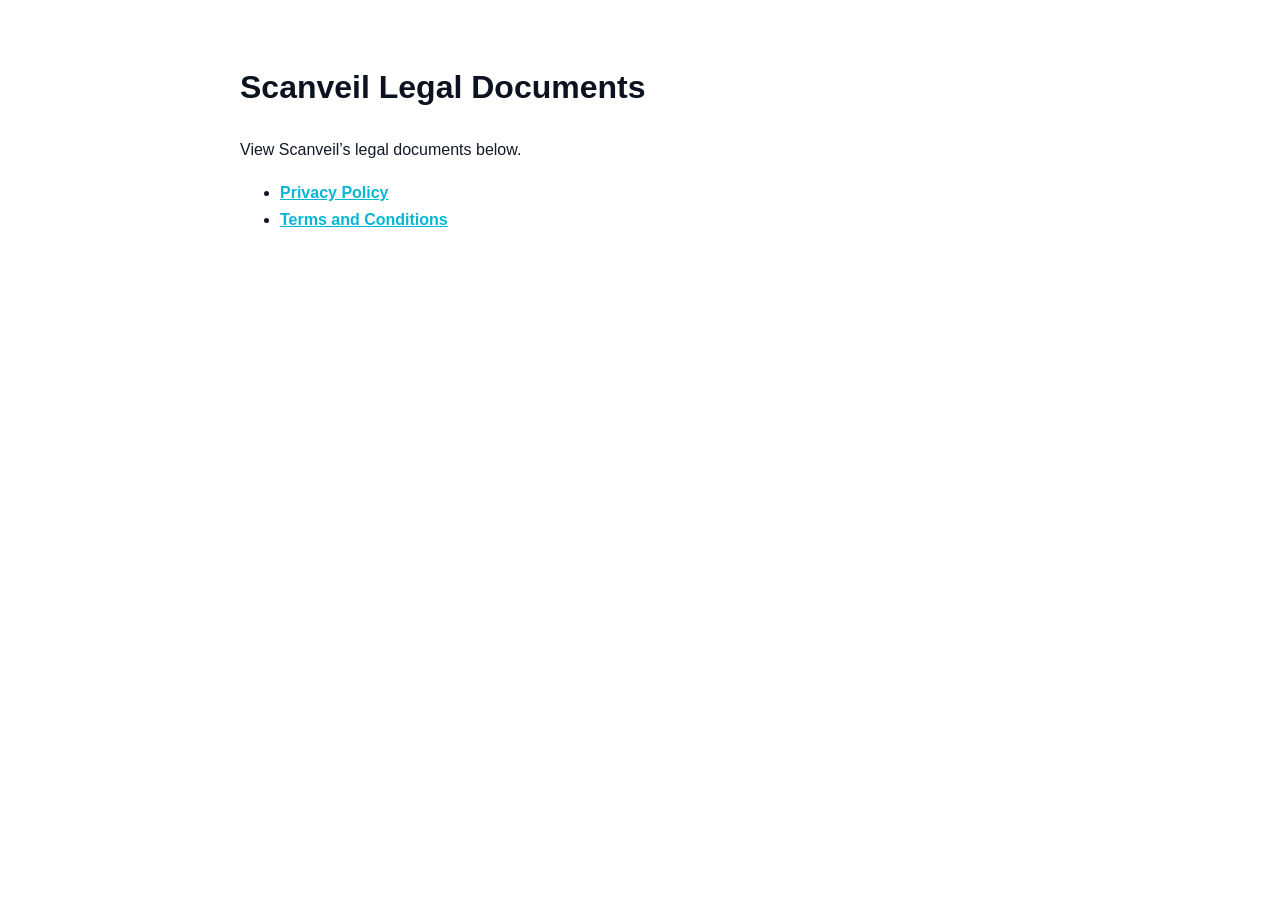
<file: index.html>
<!DOCTYPE html>
<html lang="en">
<head>
  <meta charset="UTF-8" />
  <meta name="viewport" content="width=device-width, initial-scale=1.0" />
  <title>Scanveil Legal</title>
  <style>
    body {
      font-family: Arial, sans-serif;
      max-width: 800px;
      margin: 60px auto;
      padding: 0 20px;
      line-height: 1.7;
      color: #111827;
    }

    h1 {
      color: #0B1220;
    }

    a {
      color: #06B6D4;
      font-weight: 600;
    }
  </style>
</head>
<body>
  <h1>Scanveil Legal Documents</h1>

  <p>
    View Scanveil’s legal documents below.
  </p>

  <ul>
    <li><a href="privacy-policy.html">Privacy Policy</a></li>
    <li><a href="terms-and-conditions.html">Terms and Conditions</a></li>
  </ul>
</body>
</html>
</file>
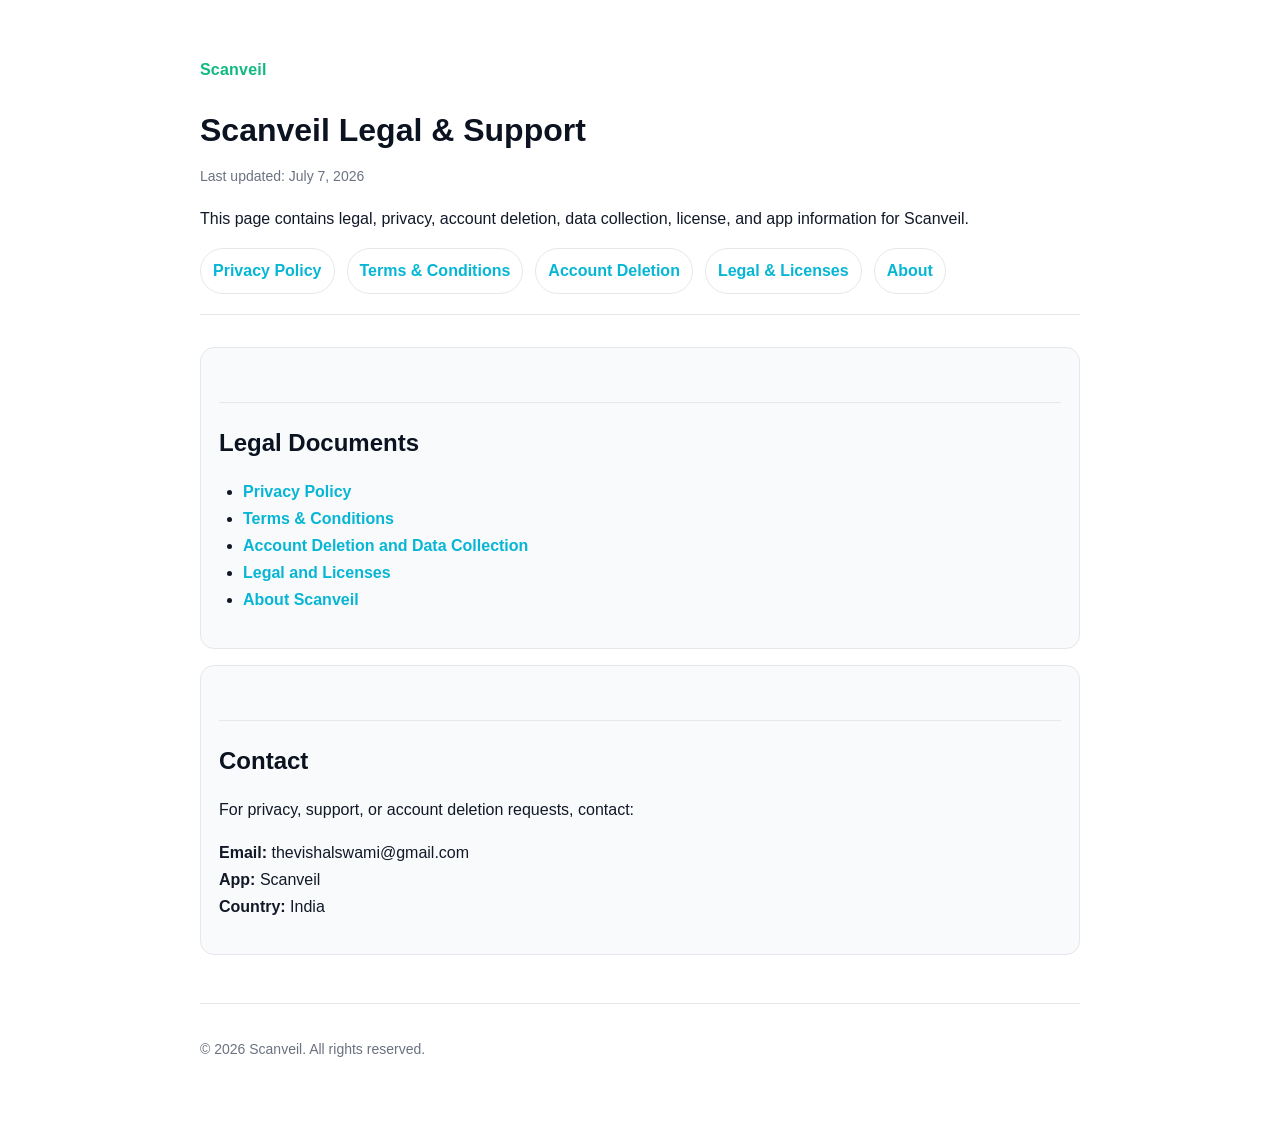
<file: docs/index.html>
<!DOCTYPE html>
<html lang="en">
<head>
  <meta charset="UTF-8" />
  <meta name="viewport" content="width=device-width, initial-scale=1.0" />
  <title>Scanveil Legal</title>
  <link rel="stylesheet" href="assets/styles.css" />
</head>
<body>
  <main class="container">
    <section class="header">
      <p class="brand">Scanveil</p>
      <h1>Scanveil Legal & Support</h1>
      <p class="updated">Last updated: July 7, 2026</p>
      <p>
        This page contains legal, privacy, account deletion, data collection,
        license, and app information for Scanveil.
      </p>

      <nav class="nav">
        <a href="privacy-policy.html">Privacy Policy</a>
        <a href="terms-and-conditions.html">Terms & Conditions</a>
        <a href="account-deletion.html">Account Deletion</a>
        <a href="legal-and-licenses.html">Legal & Licenses</a>
        <a href="about.html">About</a>
      </nav>
    </section>

    <section class="card">
      <h2>Legal Documents</h2>
      <ul>
        <li><a href="privacy-policy.html">Privacy Policy</a></li>
        <li><a href="terms-and-conditions.html">Terms & Conditions</a></li>
        <li><a href="account-deletion.html">Account Deletion and Data Collection</a></li>
        <li><a href="legal-and-licenses.html">Legal and Licenses</a></li>
        <li><a href="about.html">About Scanveil</a></li>
      </ul>
    </section>

    <section class="card">
      <h2>Contact</h2>
      <p>
        For privacy, support, or account deletion requests, contact:
      </p>
      <p>
        <strong>Email:</strong> thevishalswami@gmail.com<br />
        <strong>App:</strong> Scanveil<br />
        <strong>Country:</strong> India
      </p>
    </section>

    <footer class="footer">
      <p>&copy; 2026 Scanveil. All rights reserved.</p>
    </footer>
  </main>
</body>
</html>
</file>
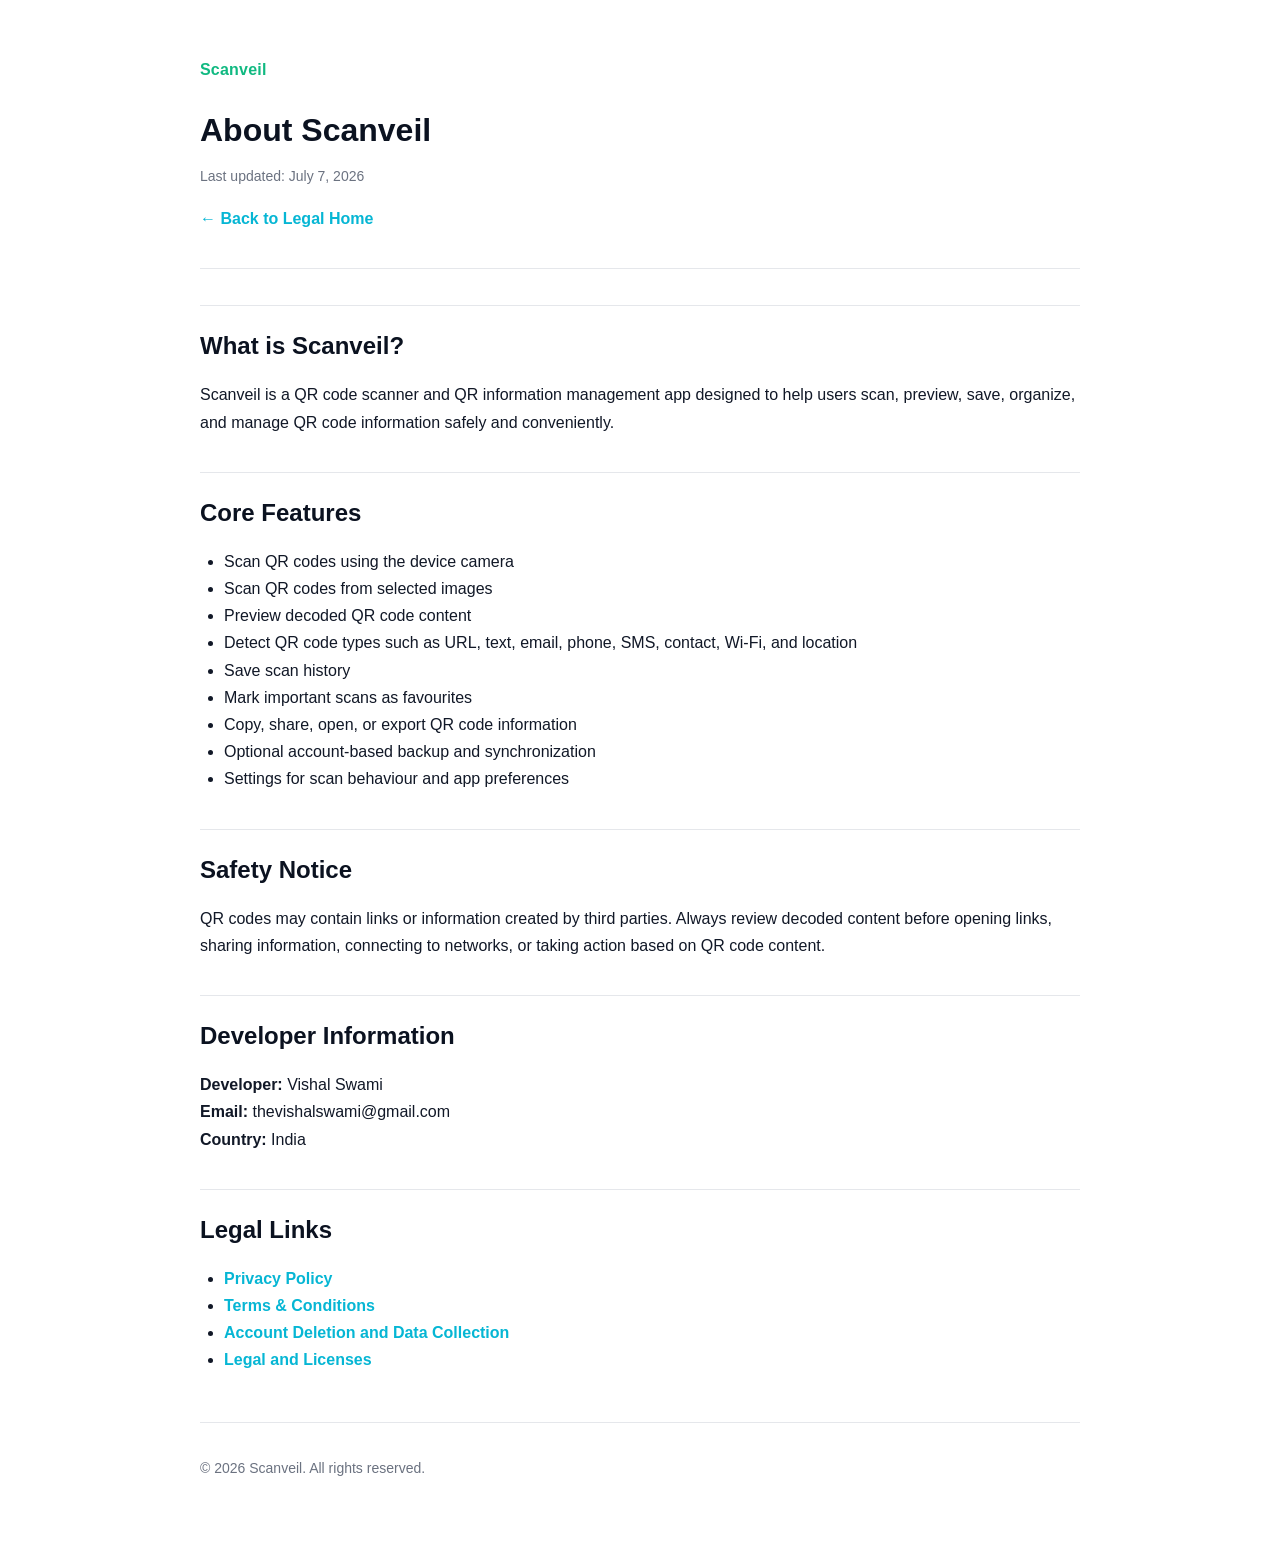
<file: docs/about.html>
<!DOCTYPE html>
<html lang="en">
<head>
  <meta charset="UTF-8" />
  <meta name="viewport" content="width=device-width, initial-scale=1.0" />
  <title>About Scanveil</title>
  <link rel="stylesheet" href="assets/styles.css" />
</head>
<body>
  <main class="container">
    <section class="header">
      <p class="brand">Scanveil</p>
      <h1>About Scanveil</h1>
      <p class="updated">
        Last updated: July 7, 2026
      </p>
      <p><a href="index.html">← Back to Legal Home</a></p>
    </section>

    <h2>What is Scanveil?</h2>
    <p>
      Scanveil is a QR code scanner and QR information management app designed to help
      users scan, preview, save, organize, and manage QR code information safely and
      conveniently.
    </p>

    <h2>Core Features</h2>
    <ul>
      <li>Scan QR codes using the device camera</li>
      <li>Scan QR codes from selected images</li>
      <li>Preview decoded QR code content</li>
      <li>Detect QR code types such as URL, text, email, phone, SMS, contact, Wi-Fi, and location</li>
      <li>Save scan history</li>
      <li>Mark important scans as favourites</li>
      <li>Copy, share, open, or export QR code information</li>
      <li>Optional account-based backup and synchronization</li>
      <li>Settings for scan behaviour and app preferences</li>
    </ul>

    <h2>Safety Notice</h2>
    <p>
      QR codes may contain links or information created by third parties. Always review
      decoded content before opening links, sharing information, connecting to networks,
      or taking action based on QR code content.
    </p>

    <h2>Developer Information</h2>
    <p>
      <strong>Developer:</strong> Vishal Swami<br />
      <strong>Email:</strong> thevishalswami@gmail.com<br />
      <strong>Country:</strong> India
    </p>

    <h2>Legal Links</h2>
    <ul>
      <li><a href="privacy-policy.html">Privacy Policy</a></li>
      <li><a href="terms-and-conditions.html">Terms & Conditions</a></li>
      <li><a href="account-deletion.html">Account Deletion and Data Collection</a></li>
      <li><a href="legal-and-licenses.html">Legal and Licenses</a></li>
    </ul>

    <footer class="footer">
      <p>&copy; 2026 Scanveil. All rights reserved.</p>
    </footer>
  </main>
</body>
</html>
</file>
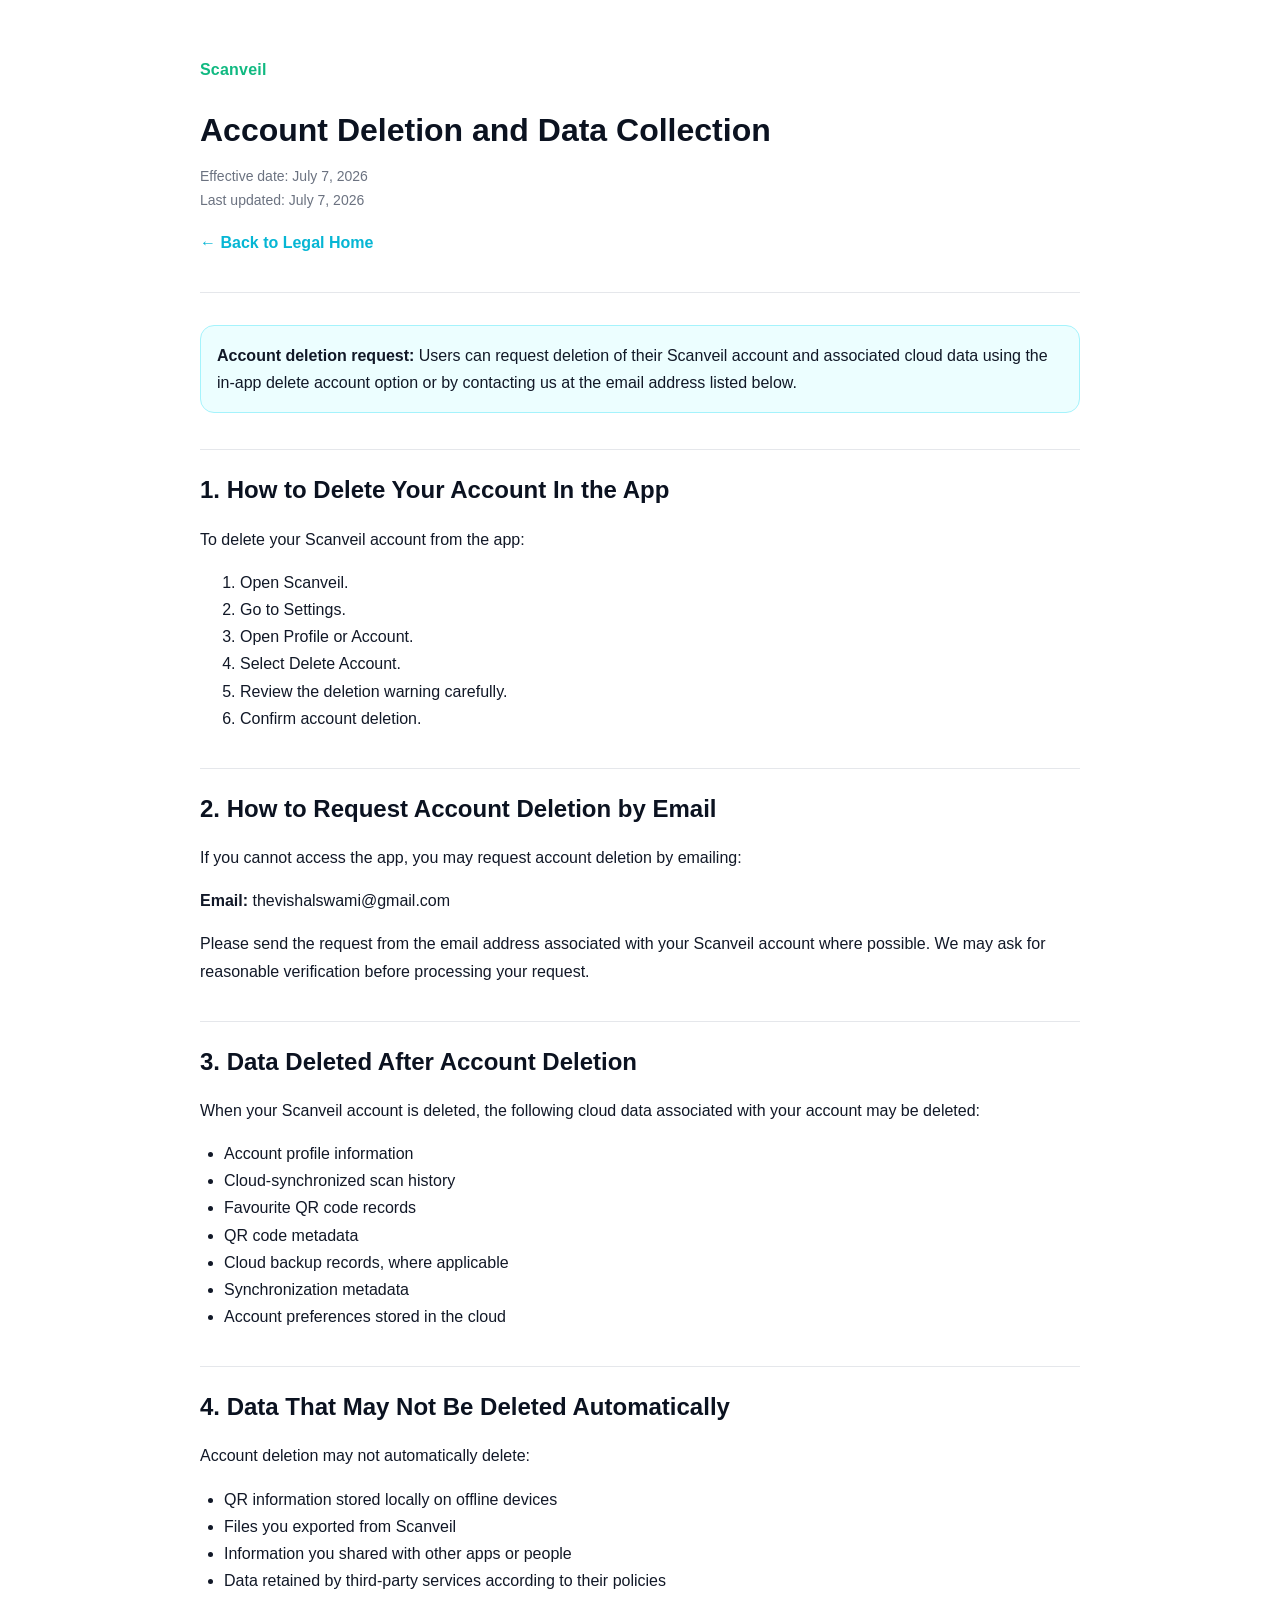
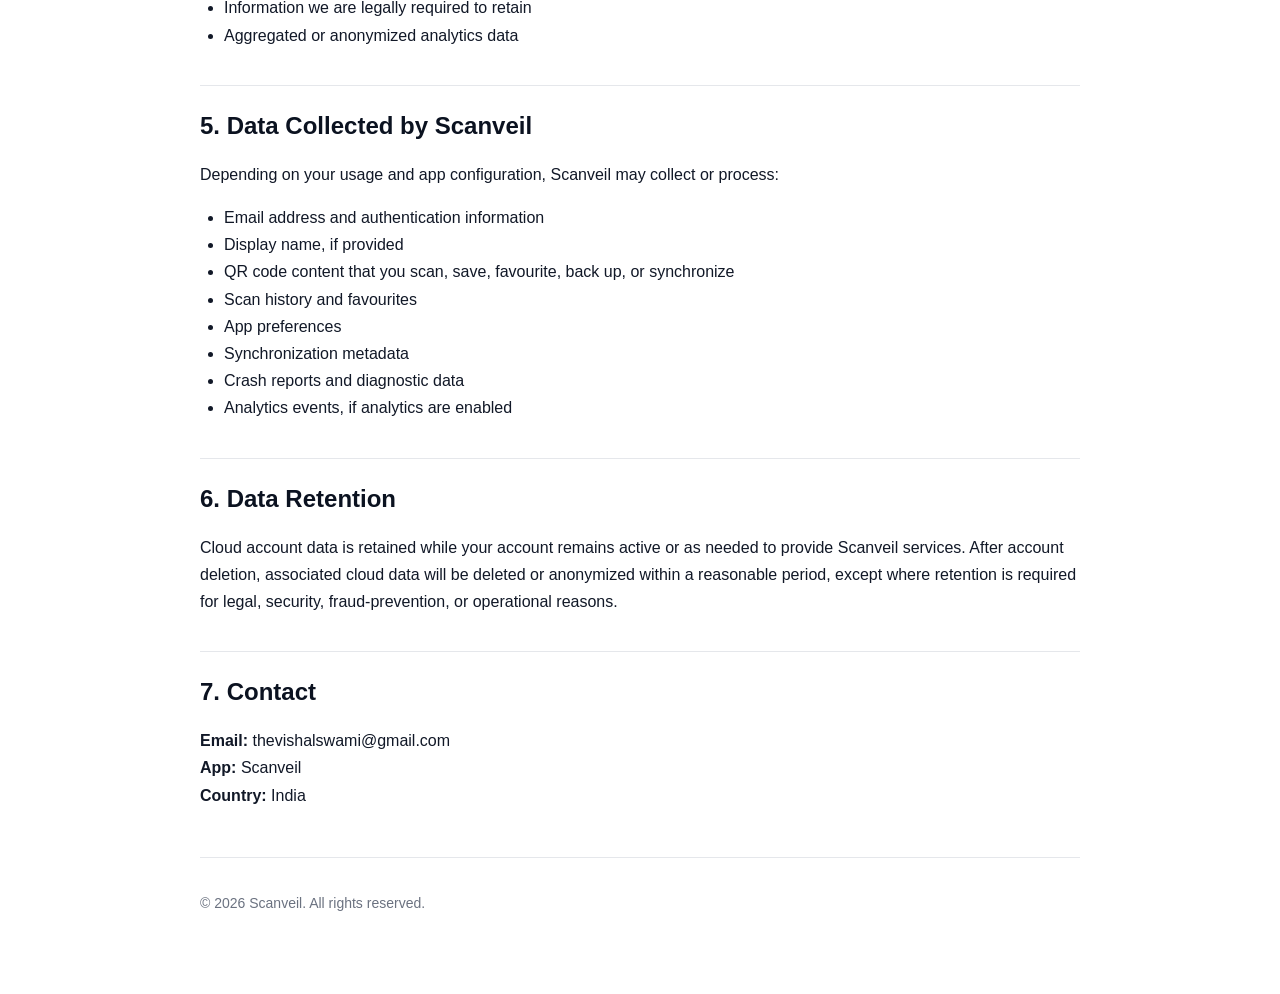
<file: docs/account-deletion.html>
<!DOCTYPE html>
<html lang="en">
<head>
  <meta charset="UTF-8" />
  <meta name="viewport" content="width=device-width, initial-scale=1.0" />
  <title>Scanveil Account Deletion and Data Collection</title>
  <link rel="stylesheet" href="assets/styles.css" />
</head>
<body>
  <main class="container">
    <section class="header">
      <p class="brand">Scanveil</p>
      <h1>Account Deletion and Data Collection</h1>
      <p class="updated">
        Effective date: July 7, 2026<br />
        Last updated: July 7, 2026
      </p>
      <p><a href="index.html">← Back to Legal Home</a></p>
    </section>

    <section class="notice">
      <strong>Account deletion request:</strong>
      Users can request deletion of their Scanveil account and associated cloud data
      using the in-app delete account option or by contacting us at the email address
      listed below.
    </section>

    <h2>1. How to Delete Your Account In the App</h2>
    <p>
      To delete your Scanveil account from the app:
    </p>
    <ol>
      <li>Open Scanveil.</li>
      <li>Go to Settings.</li>
      <li>Open Profile or Account.</li>
      <li>Select Delete Account.</li>
      <li>Review the deletion warning carefully.</li>
      <li>Confirm account deletion.</li>
    </ol>

    <h2>2. How to Request Account Deletion by Email</h2>
    <p>
      If you cannot access the app, you may request account deletion by emailing:
    </p>
    <p>
      <strong>Email:</strong> thevishalswami@gmail.com
    </p>
    <p>
      Please send the request from the email address associated with your Scanveil
      account where possible. We may ask for reasonable verification before processing
      your request.
    </p>

    <h2>3. Data Deleted After Account Deletion</h2>
    <p>
      When your Scanveil account is deleted, the following cloud data associated with
      your account may be deleted:
    </p>
    <ul>
      <li>Account profile information</li>
      <li>Cloud-synchronized scan history</li>
      <li>Favourite QR code records</li>
      <li>QR code metadata</li>
      <li>Cloud backup records, where applicable</li>
      <li>Synchronization metadata</li>
      <li>Account preferences stored in the cloud</li>
    </ul>

    <h2>4. Data That May Not Be Deleted Automatically</h2>
    <p>
      Account deletion may not automatically delete:
    </p>
    <ul>
      <li>QR information stored locally on offline devices</li>
      <li>Files you exported from Scanveil</li>
      <li>Information you shared with other apps or people</li>
      <li>Data retained by third-party services according to their policies</li>
      <li>Information we are legally required to retain</li>
      <li>Aggregated or anonymized analytics data</li>
    </ul>

    <h2>5. Data Collected by Scanveil</h2>
    <p>
      Depending on your usage and app configuration, Scanveil may collect or process:
    </p>
    <ul>
      <li>Email address and authentication information</li>
      <li>Display name, if provided</li>
      <li>QR code content that you scan, save, favourite, back up, or synchronize</li>
      <li>Scan history and favourites</li>
      <li>App preferences</li>
      <li>Synchronization metadata</li>
      <li>Crash reports and diagnostic data</li>
      <li>Analytics events, if analytics are enabled</li>
    </ul>

    <h2>6. Data Retention</h2>
    <p>
      Cloud account data is retained while your account remains active or as needed
      to provide Scanveil services. After account deletion, associated cloud data will
      be deleted or anonymized within a reasonable period, except where retention is
      required for legal, security, fraud-prevention, or operational reasons.
    </p>

    <h2>7. Contact</h2>
    <p>
      <strong>Email:</strong> thevishalswami@gmail.com<br />
      <strong>App:</strong> Scanveil<br />
      <strong>Country:</strong> India
    </p>

    <footer class="footer">
      <p>&copy; 2026 Scanveil. All rights reserved.</p>
    </footer>
  </main>
</body>
</html>
</file>
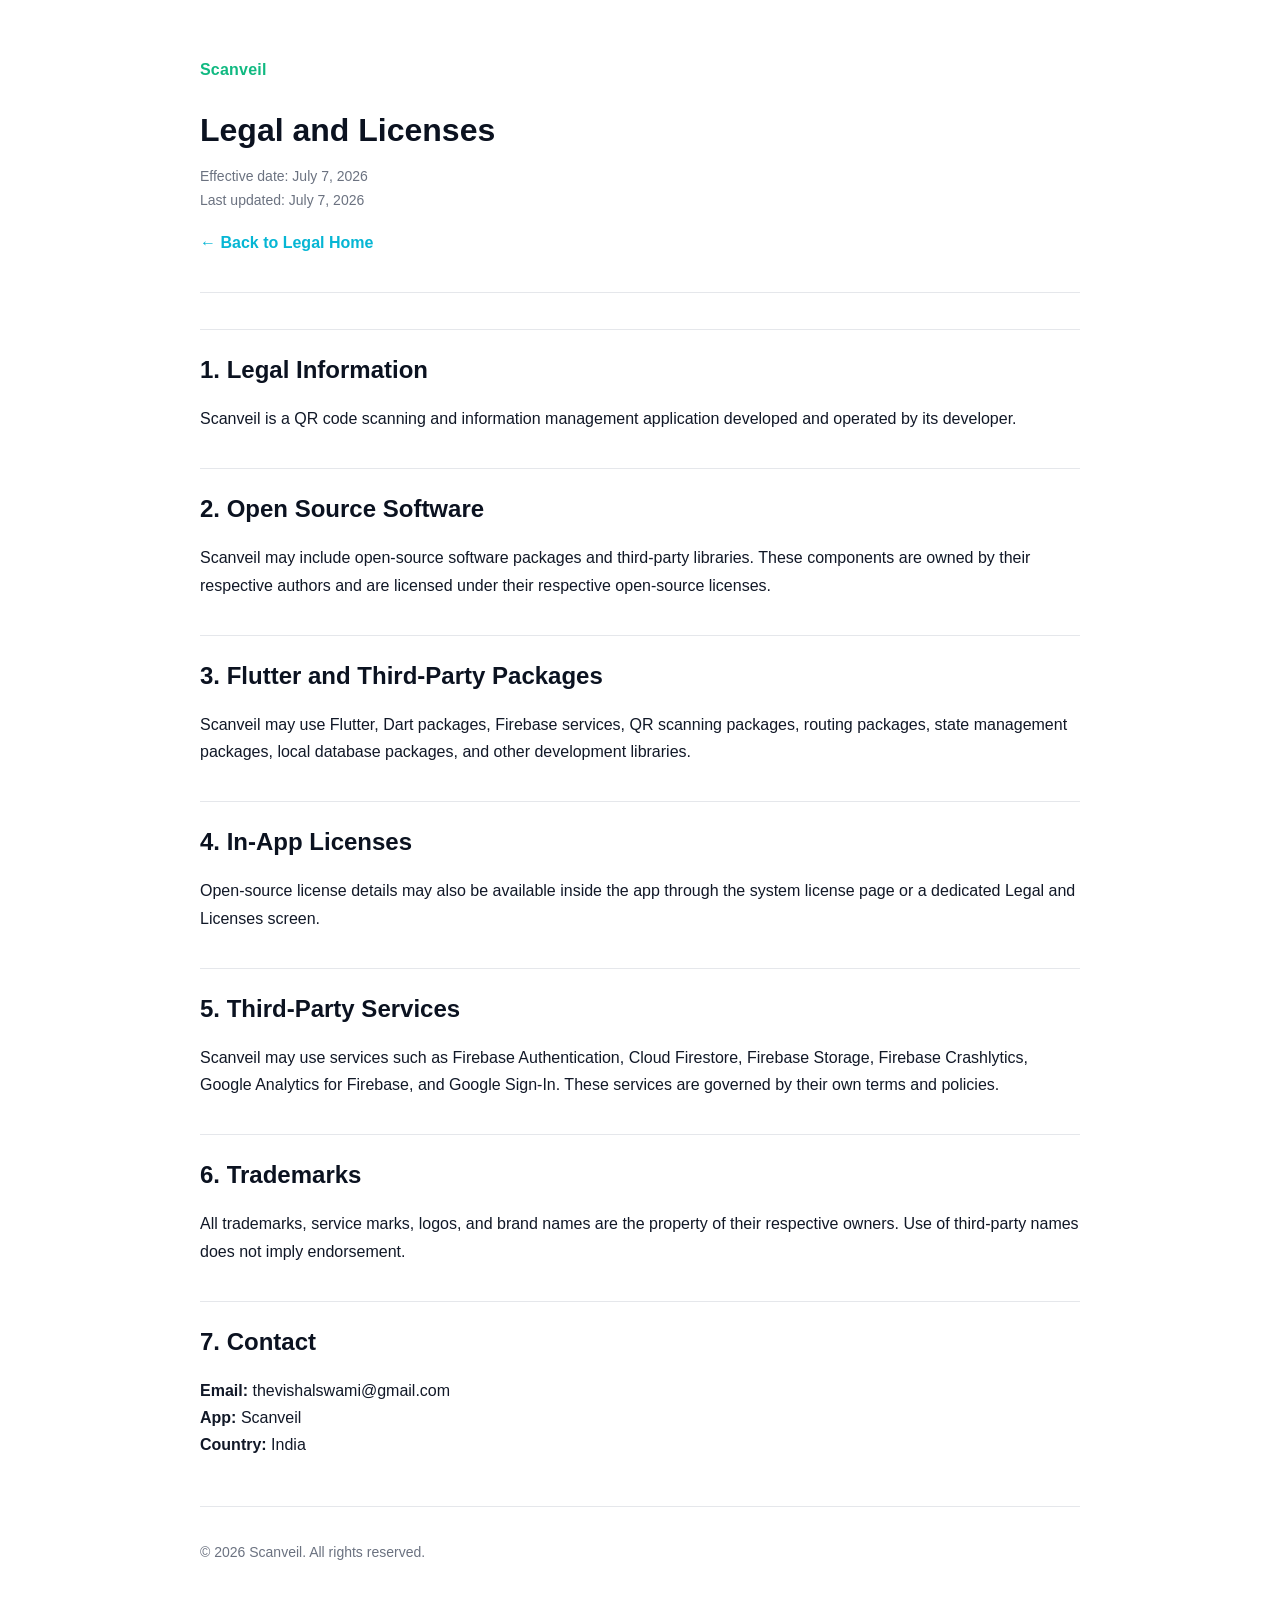
<file: docs/legal-and-licenses.html>
<!DOCTYPE html>
<html lang="en">
<head>
  <meta charset="UTF-8" />
  <meta name="viewport" content="width=device-width, initial-scale=1.0" />
  <title>Scanveil Legal and Licenses</title>
  <link rel="stylesheet" href="assets/styles.css" />
</head>
<body>
  <main class="container">
    <section class="header">
      <p class="brand">Scanveil</p>
      <h1>Legal and Licenses</h1>
      <p class="updated">
        Effective date: July 7, 2026<br />
        Last updated: July 7, 2026
      </p>
      <p><a href="index.html">← Back to Legal Home</a></p>
    </section>

    <h2>1. Legal Information</h2>
    <p>
      Scanveil is a QR code scanning and information management application developed
      and operated by its developer.
    </p>

    <h2>2. Open Source Software</h2>
    <p>
      Scanveil may include open-source software packages and third-party libraries.
      These components are owned by their respective authors and are licensed under
      their respective open-source licenses.
    </p>

    <h2>3. Flutter and Third-Party Packages</h2>
    <p>
      Scanveil may use Flutter, Dart packages, Firebase services, QR scanning packages,
      routing packages, state management packages, local database packages, and other
      development libraries.
    </p>

    <h2>4. In-App Licenses</h2>
    <p>
      Open-source license details may also be available inside the app through the
      system license page or a dedicated Legal and Licenses screen.
    </p>

    <h2>5. Third-Party Services</h2>
    <p>
      Scanveil may use services such as Firebase Authentication, Cloud Firestore,
      Firebase Storage, Firebase Crashlytics, Google Analytics for Firebase, and
      Google Sign-In. These services are governed by their own terms and policies.
    </p>

    <h2>6. Trademarks</h2>
    <p>
      All trademarks, service marks, logos, and brand names are the property of their
      respective owners. Use of third-party names does not imply endorsement.
    </p>

    <h2>7. Contact</h2>
    <p>
      <strong>Email:</strong> thevishalswami@gmail.com<br />
      <strong>App:</strong> Scanveil<br />
      <strong>Country:</strong> India
    </p>

    <footer class="footer">
      <p>&copy; 2026 Scanveil. All rights reserved.</p>
    </footer>
  </main>
</body>
</html>
</file>
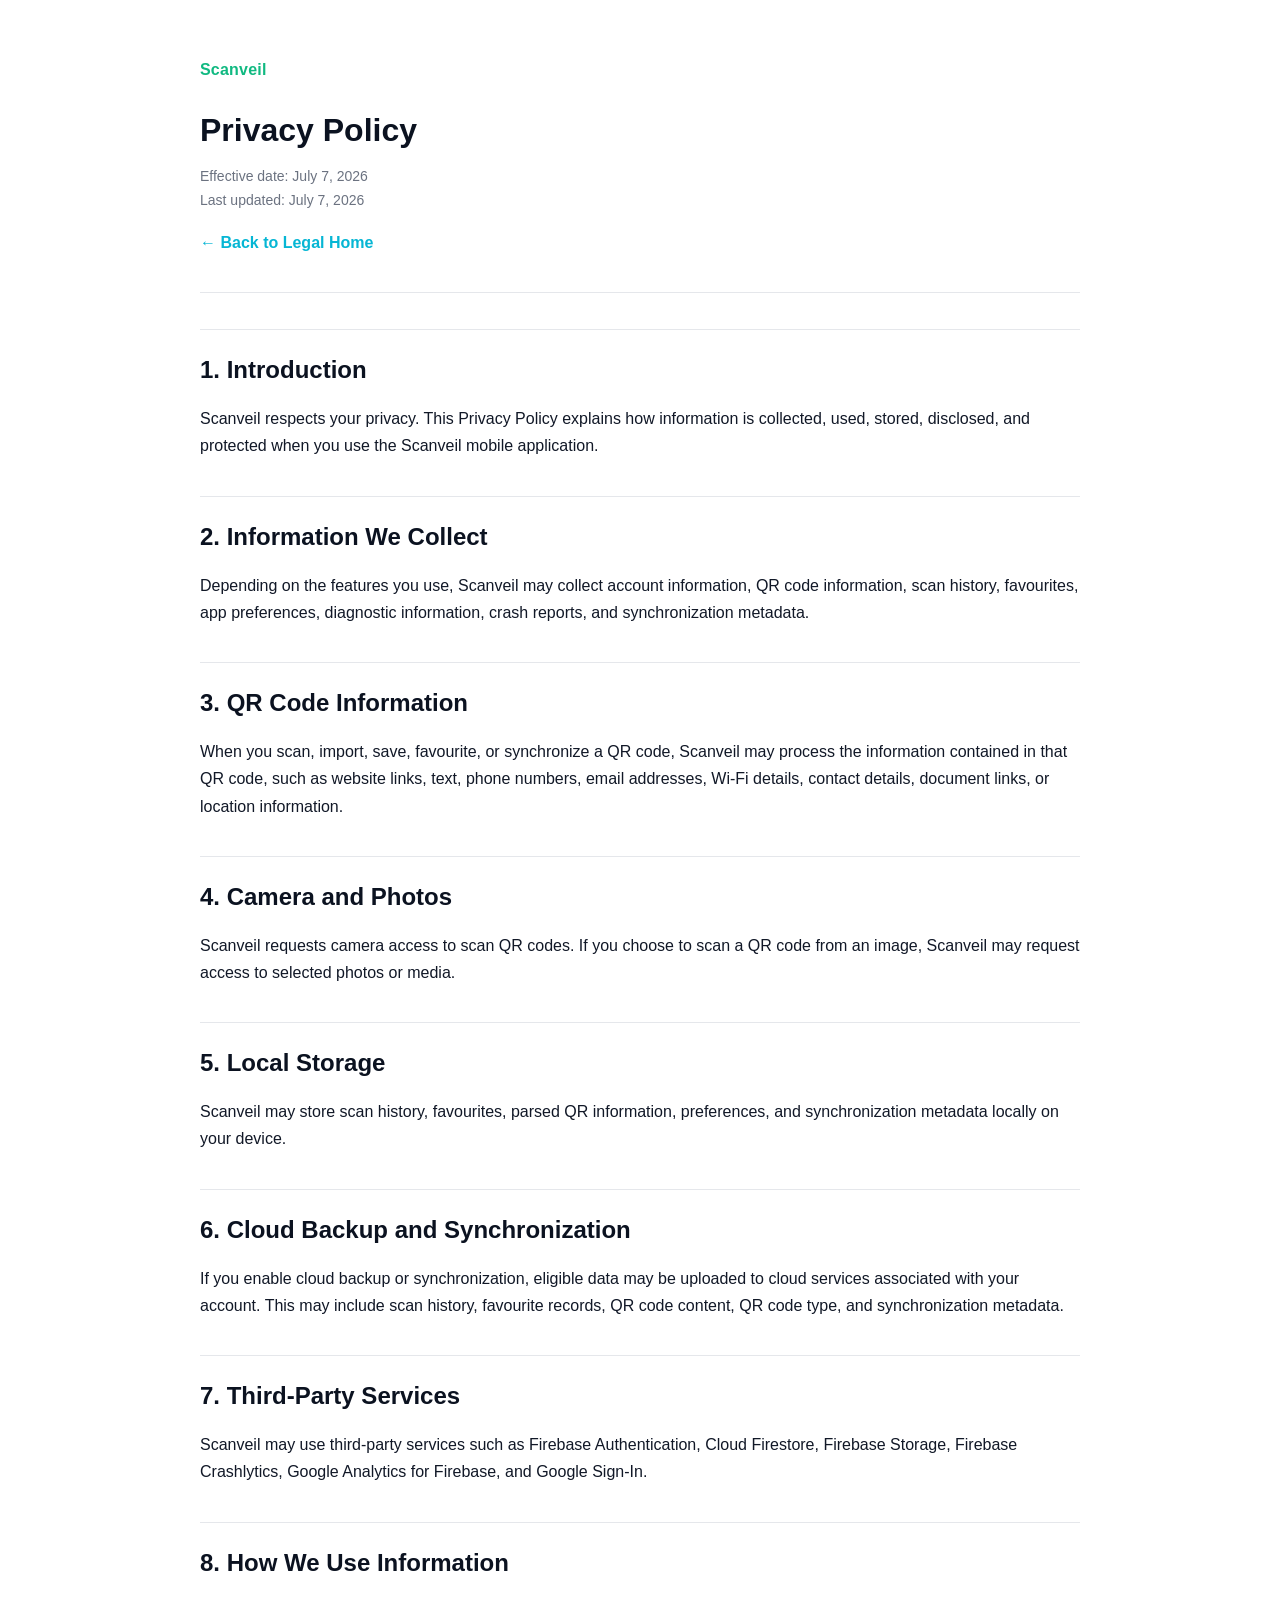
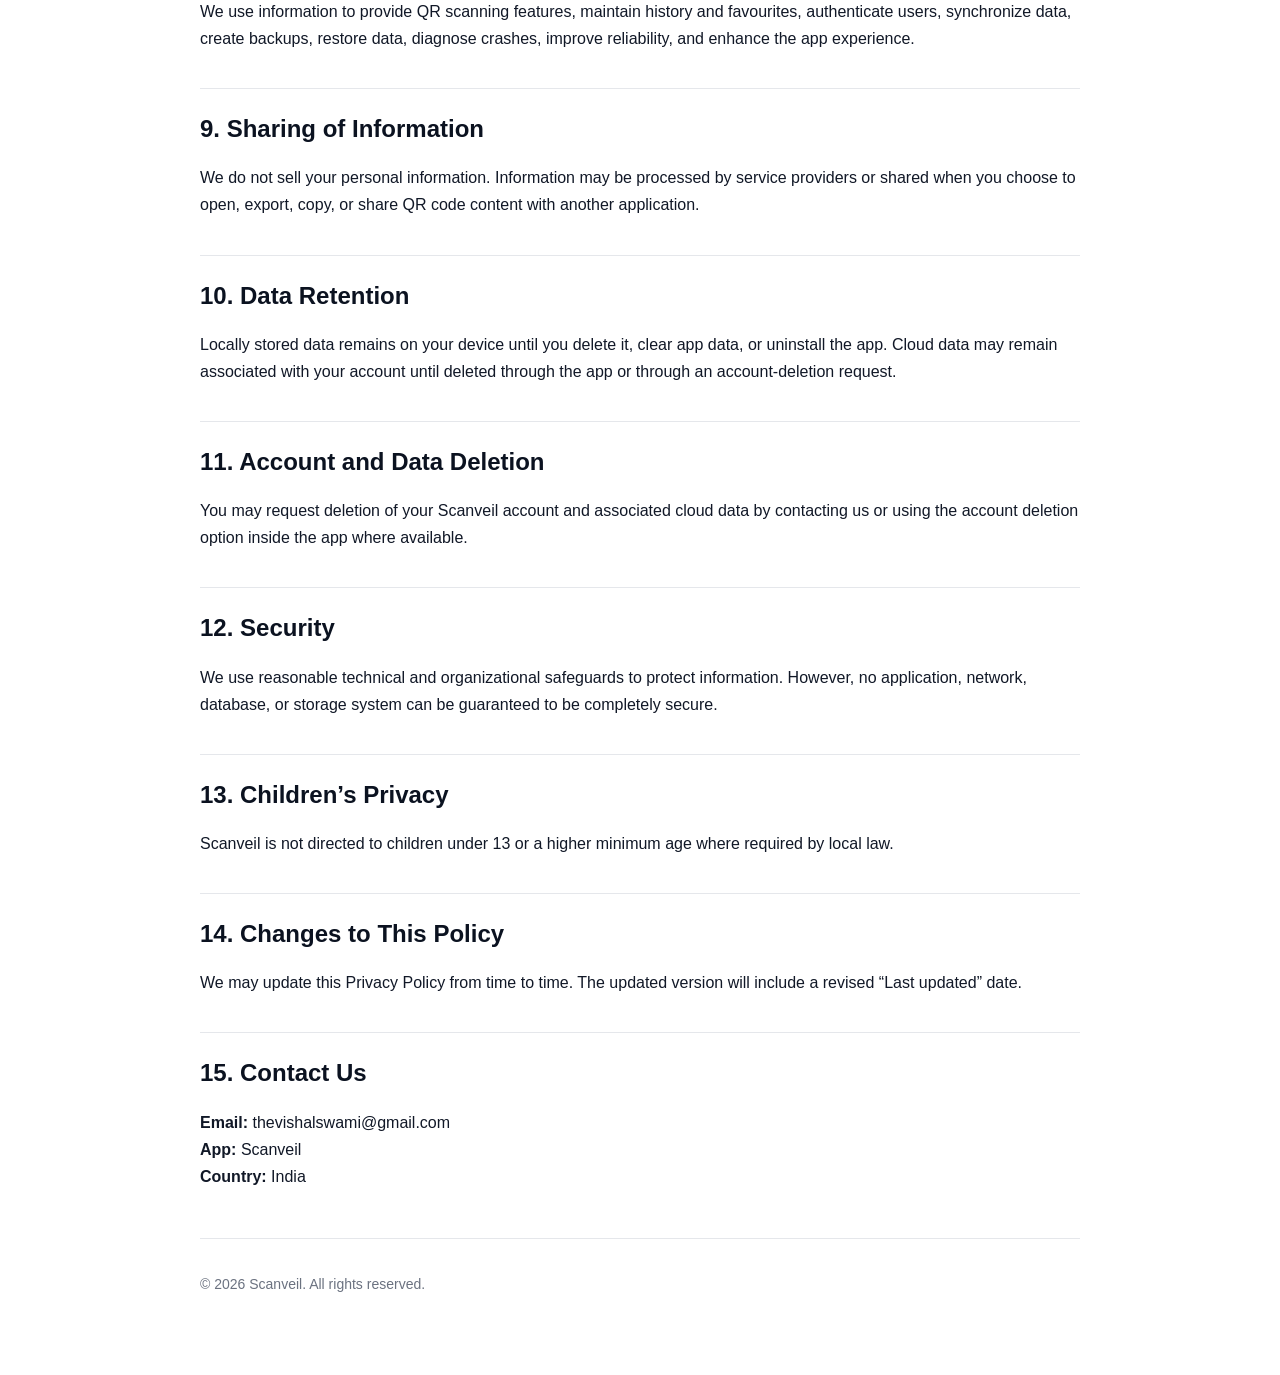
<file: docs/privacy-policy.html>
<!DOCTYPE html>
<html lang="en">
<head>
  <meta charset="UTF-8" />
  <meta name="viewport" content="width=device-width, initial-scale=1.0" />
  <title>Scanveil Privacy Policy</title>
  <link rel="stylesheet" href="assets/styles.css" />
</head>
<body>
  <main class="container">
    <section class="header">
      <p class="brand">Scanveil</p>
      <h1>Privacy Policy</h1>
      <p class="updated">
        Effective date: July 7, 2026<br />
        Last updated: July 7, 2026
      </p>
      <p><a href="index.html">← Back to Legal Home</a></p>
    </section>

    <h2>1. Introduction</h2>
    <p>
      Scanveil respects your privacy. This Privacy Policy explains how information
      is collected, used, stored, disclosed, and protected when you use the Scanveil
      mobile application.
    </p>

    <h2>2. Information We Collect</h2>
    <p>
      Depending on the features you use, Scanveil may collect account information,
      QR code information, scan history, favourites, app preferences, diagnostic
      information, crash reports, and synchronization metadata.
    </p>

    <h2>3. QR Code Information</h2>
    <p>
      When you scan, import, save, favourite, or synchronize a QR code, Scanveil may
      process the information contained in that QR code, such as website links, text,
      phone numbers, email addresses, Wi-Fi details, contact details, document links,
      or location information.
    </p>

    <h2>4. Camera and Photos</h2>
    <p>
      Scanveil requests camera access to scan QR codes. If you choose to scan a QR
      code from an image, Scanveil may request access to selected photos or media.
    </p>

    <h2>5. Local Storage</h2>
    <p>
      Scanveil may store scan history, favourites, parsed QR information, preferences,
      and synchronization metadata locally on your device.
    </p>

    <h2>6. Cloud Backup and Synchronization</h2>
    <p>
      If you enable cloud backup or synchronization, eligible data may be uploaded
      to cloud services associated with your account. This may include scan history,
      favourite records, QR code content, QR code type, and synchronization metadata.
    </p>

    <h2>7. Third-Party Services</h2>
    <p>
      Scanveil may use third-party services such as Firebase Authentication,
      Cloud Firestore, Firebase Storage, Firebase Crashlytics, Google Analytics for
      Firebase, and Google Sign-In.
    </p>

    <h2>8. How We Use Information</h2>
    <p>
      We use information to provide QR scanning features, maintain history and
      favourites, authenticate users, synchronize data, create backups, restore data,
      diagnose crashes, improve reliability, and enhance the app experience.
    </p>

    <h2>9. Sharing of Information</h2>
    <p>
      We do not sell your personal information. Information may be processed by
      service providers or shared when you choose to open, export, copy, or share
      QR code content with another application.
    </p>

    <h2>10. Data Retention</h2>
    <p>
      Locally stored data remains on your device until you delete it, clear app data,
      or uninstall the app. Cloud data may remain associated with your account until
      deleted through the app or through an account-deletion request.
    </p>

    <h2>11. Account and Data Deletion</h2>
    <p>
      You may request deletion of your Scanveil account and associated cloud data by
      contacting us or using the account deletion option inside the app where available.
    </p>

    <h2>12. Security</h2>
    <p>
      We use reasonable technical and organizational safeguards to protect information.
      However, no application, network, database, or storage system can be guaranteed
      to be completely secure.
    </p>

    <h2>13. Children’s Privacy</h2>
    <p>
      Scanveil is not directed to children under 13 or a higher minimum age where
      required by local law.
    </p>

    <h2>14. Changes to This Policy</h2>
    <p>
      We may update this Privacy Policy from time to time. The updated version will
      include a revised “Last updated” date.
    </p>

    <h2>15. Contact Us</h2>
    <p>
      <strong>Email:</strong> thevishalswami@gmail.com<br />
      <strong>App:</strong> Scanveil<br />
      <strong>Country:</strong> India
    </p>

    <footer class="footer">
      <p>&copy; 2026 Scanveil. All rights reserved.</p>
    </footer>
  </main>
</body>
</html>
</file>
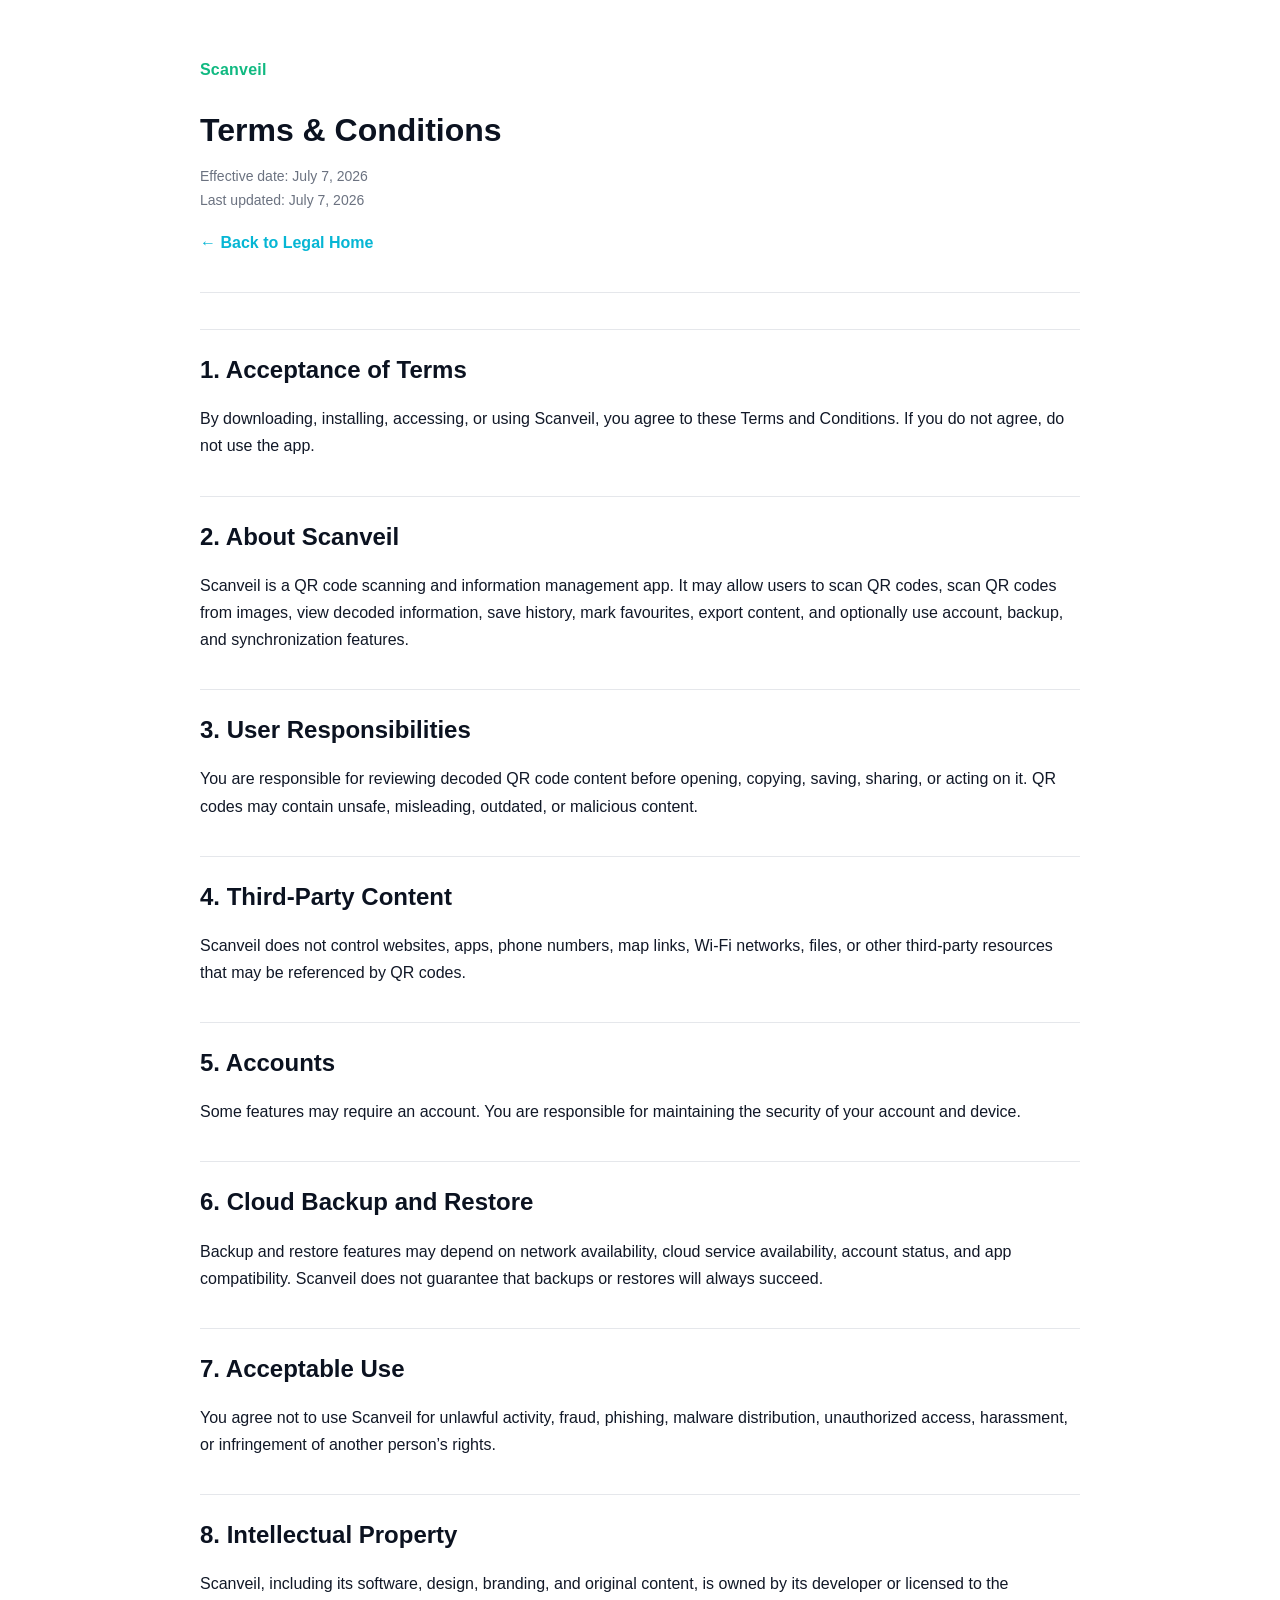
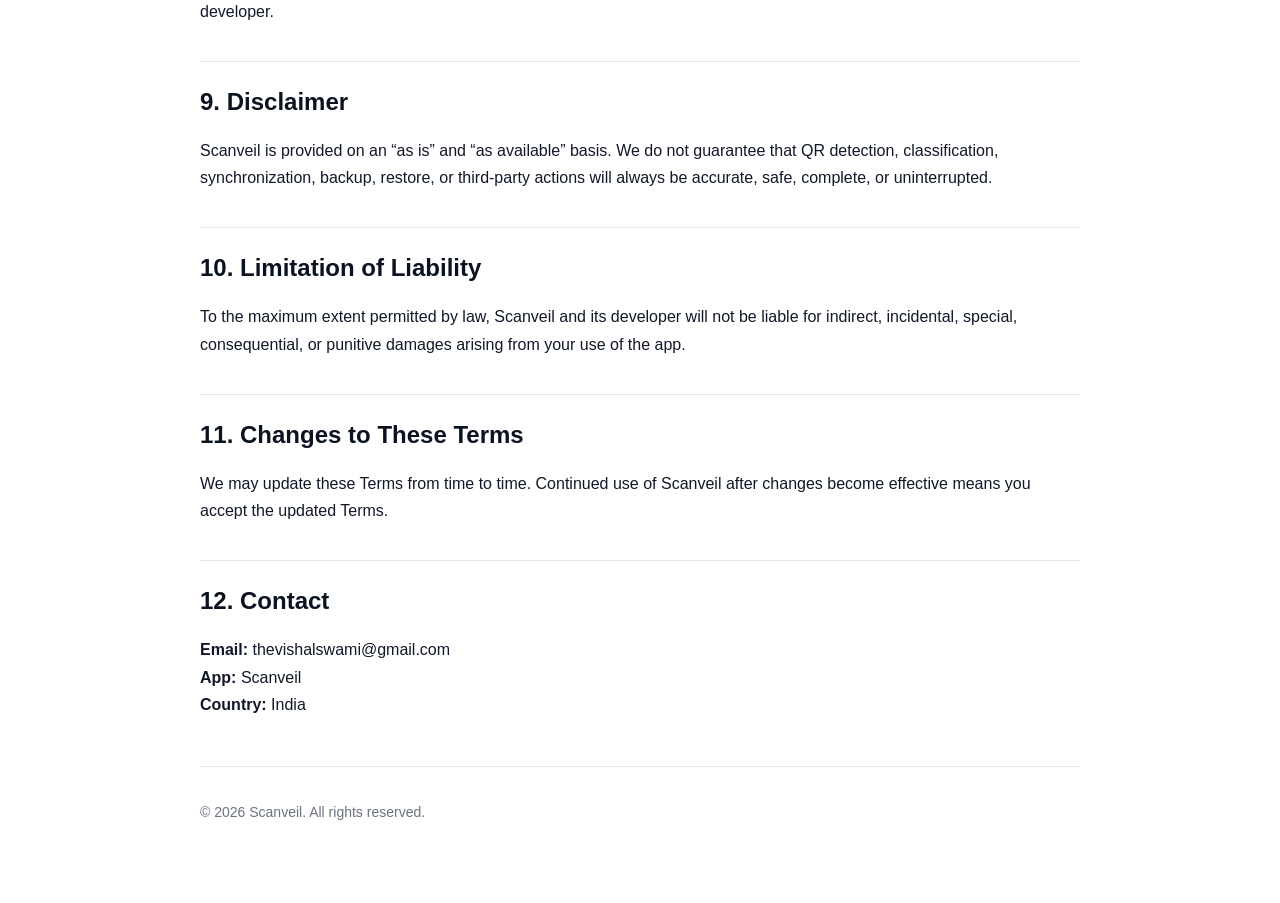
<file: docs/terms-and-conditions.html>
<!DOCTYPE html>
<html lang="en">
<head>
  <meta charset="UTF-8" />
  <meta name="viewport" content="width=device-width, initial-scale=1.0" />
  <title>Scanveil Terms and Conditions</title>
  <link rel="stylesheet" href="assets/styles.css" />
</head>
<body>
  <main class="container">
    <section class="header">
      <p class="brand">Scanveil</p>
      <h1>Terms & Conditions</h1>
      <p class="updated">
        Effective date: July 7, 2026<br />
        Last updated: July 7, 2026
      </p>
      <p><a href="index.html">← Back to Legal Home</a></p>
    </section>

    <h2>1. Acceptance of Terms</h2>
    <p>
      By downloading, installing, accessing, or using Scanveil, you agree to these
      Terms and Conditions. If you do not agree, do not use the app.
    </p>

    <h2>2. About Scanveil</h2>
    <p>
      Scanveil is a QR code scanning and information management app. It may allow
      users to scan QR codes, scan QR codes from images, view decoded information,
      save history, mark favourites, export content, and optionally use account,
      backup, and synchronization features.
    </p>

    <h2>3. User Responsibilities</h2>
    <p>
      You are responsible for reviewing decoded QR code content before opening,
      copying, saving, sharing, or acting on it. QR codes may contain unsafe,
      misleading, outdated, or malicious content.
    </p>

    <h2>4. Third-Party Content</h2>
    <p>
      Scanveil does not control websites, apps, phone numbers, map links, Wi-Fi
      networks, files, or other third-party resources that may be referenced by QR
      codes.
    </p>

    <h2>5. Accounts</h2>
    <p>
      Some features may require an account. You are responsible for maintaining the
      security of your account and device.
    </p>

    <h2>6. Cloud Backup and Restore</h2>
    <p>
      Backup and restore features may depend on network availability, cloud service
      availability, account status, and app compatibility. Scanveil does not guarantee
      that backups or restores will always succeed.
    </p>

    <h2>7. Acceptable Use</h2>
    <p>
      You agree not to use Scanveil for unlawful activity, fraud, phishing, malware
      distribution, unauthorized access, harassment, or infringement of another
      person’s rights.
    </p>

    <h2>8. Intellectual Property</h2>
    <p>
      Scanveil, including its software, design, branding, and original content, is
      owned by its developer or licensed to the developer.
    </p>

    <h2>9. Disclaimer</h2>
    <p>
      Scanveil is provided on an “as is” and “as available” basis. We do not guarantee
      that QR detection, classification, synchronization, backup, restore, or third-party
      actions will always be accurate, safe, complete, or uninterrupted.
    </p>

    <h2>10. Limitation of Liability</h2>
    <p>
      To the maximum extent permitted by law, Scanveil and its developer will not be
      liable for indirect, incidental, special, consequential, or punitive damages
      arising from your use of the app.
    </p>

    <h2>11. Changes to These Terms</h2>
    <p>
      We may update these Terms from time to time. Continued use of Scanveil after
      changes become effective means you accept the updated Terms.
    </p>

    <h2>12. Contact</h2>
    <p>
      <strong>Email:</strong> thevishalswami@gmail.com<br />
      <strong>App:</strong> Scanveil<br />
      <strong>Country:</strong> India
    </p>

    <footer class="footer">
      <p>&copy; 2026 Scanveil. All rights reserved.</p>
    </footer>
  </main>
</body>
</html>
</file>
<file: docs/assets/styles.css>
:root {
  --bg: #ffffff;
  --text: #111827;
  --muted: #6b7280;
  --heading: #0b1220;
  --primary: #10b981;
  --accent: #06b6d4;
  --border: #e5e7eb;
  --card: #f9fafb;
}

* {
  box-sizing: border-box;
}

body {
  margin: 0;
  font-family: Arial, Helvetica, sans-serif;
  background: var(--bg);
  color: var(--text);
  line-height: 1.7;
}

.container {
  max-width: 920px;
  margin: 0 auto;
  padding: 40px 20px 64px;
}

.header {
  border-bottom: 1px solid var(--border);
  margin-bottom: 32px;
  padding-bottom: 20px;
}

.brand {
  color: var(--primary);
  font-weight: 700;
  letter-spacing: 0.2px;
}

h1, h2, h3 {
  color: var(--heading);
  line-height: 1.3;
}

h1 {
  font-size: 32px;
  margin-bottom: 8px;
}

h2 {
  margin-top: 36px;
  border-top: 1px solid var(--border);
  padding-top: 24px;
}

.updated {
  color: var(--muted);
  font-size: 14px;
}

a {
  color: var(--accent);
  text-decoration: none;
  font-weight: 600;
}

a:hover {
  text-decoration: underline;
}

.card {
  background: var(--card);
  border: 1px solid var(--border);
  border-radius: 14px;
  padding: 18px;
  margin: 16px 0;
}

ul {
  padding-left: 24px;
}

.footer {
  margin-top: 48px;
  padding-top: 20px;
  border-top: 1px solid var(--border);
  color: var(--muted);
  font-size: 14px;
}

.nav {
  display: flex;
  flex-wrap: wrap;
  gap: 12px;
  margin-top: 16px;
}

.nav a {
  padding: 8px 12px;
  border: 1px solid var(--border);
  border-radius: 999px;
  background: #ffffff;
}

.notice {
  background: #ecfeff;
  border: 1px solid #a5f3fc;
  border-radius: 14px;
  padding: 16px;
}
</file>
